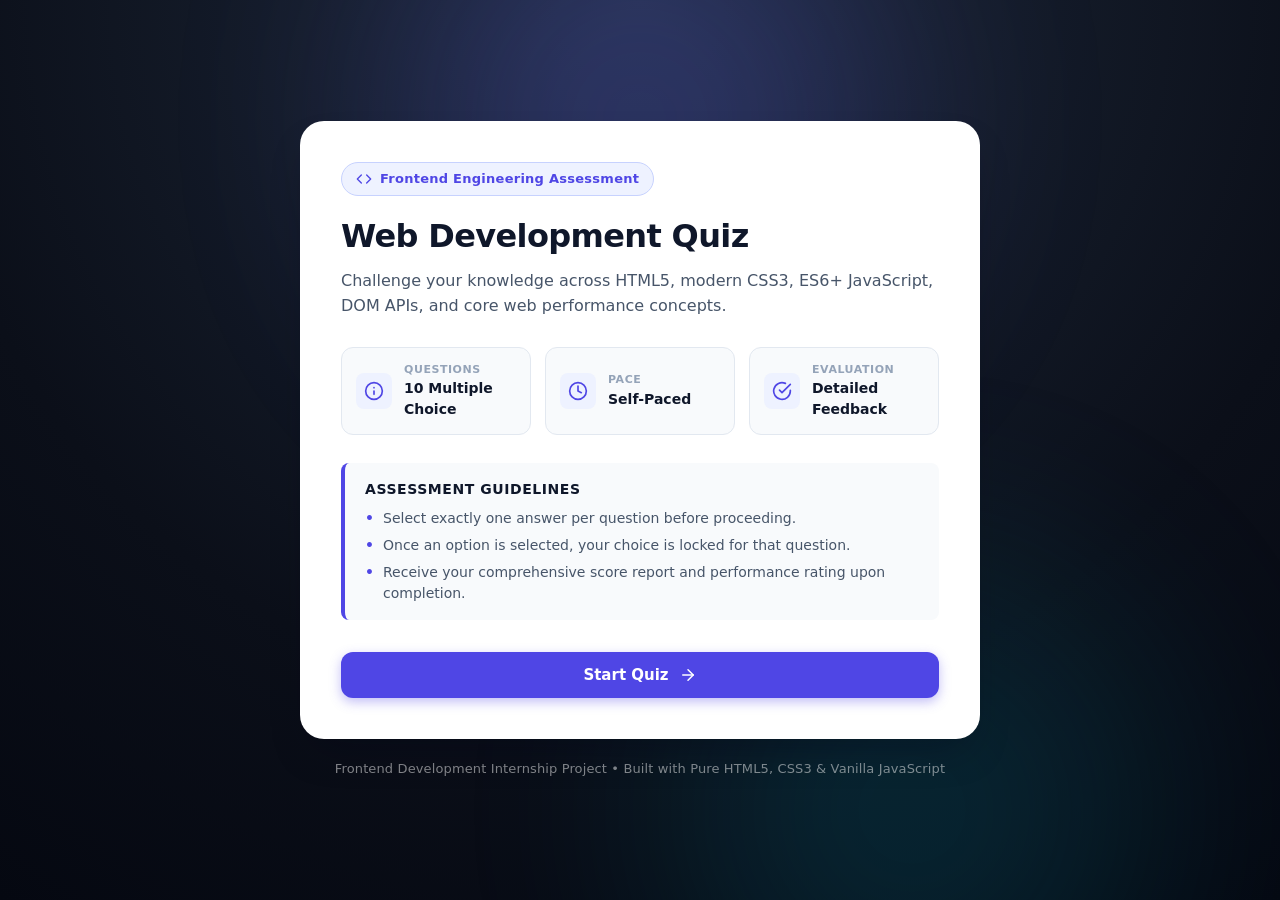
<file: quiz-app/index.html>
<!DOCTYPE html>
<html lang="en">
<head>
  <meta charset="UTF-8">
  <meta name="viewport" content="width=device-width, initial-scale=1.0">
  <title>DevQuiz - Modern Frontend Quiz App</title>
  <meta name="description" content="A responsive, accessible, pure vanilla HTML5, CSS3, and JavaScript quiz application with interactive feedback, progress tracking, and performance analytics.">
  <meta property="og:title" content="DevQuiz - Modern Frontend Quiz App">
  <meta property="og:description" content="Test your frontend engineering knowledge with 10 interactive multiple-choice questions.">
  <meta property="og:type" content="website">
  <meta name="twitter:card" content="summary_large_image">
  <link rel="stylesheet" href="./style.css">
</head>
<body>
  <!-- Background ambient decorative circles -->
  <div class="ambient-glow glow-top" aria-hidden="true"></div>
  <div class="ambient-glow glow-bottom" aria-hidden="true"></div>

  <main class="quiz-wrapper">
    <div class="quiz-card" id="quiz-card">
      
      <!-- ================= 1. START / WELCOME SCREEN ================= -->
      <section id="start-screen" class="screen-view active" aria-labelledby="start-title">
        <div class="brand-badge">
          <svg class="badge-icon" viewBox="0 0 24 24" fill="none" stroke="currentColor" stroke-width="2" stroke-linecap="round" stroke-linejoin="round" aria-hidden="true">
            <polyline points="16 18 22 12 16 6"></polyline>
            <polyline points="8 6 2 12 8 18"></polyline>
          </svg>
          <span>Frontend Engineering Assessment</span>
        </div>

        <h1 id="start-title" class="title-primary">Web Development Quiz</h1>
        <p class="subtitle-text">
          Challenge your knowledge across HTML5, modern CSS3, ES6+ JavaScript, DOM APIs, and core web performance concepts.
        </p>

        <div class="quiz-info-grid">
          <div class="info-item">
            <div class="info-icon" aria-hidden="true">
              <svg viewBox="0 0 24 24" fill="none" stroke="currentColor" stroke-width="2" stroke-linecap="round" stroke-linejoin="round">
                <circle cx="12" cy="12" r="10"></circle>
                <line x1="12" y1="16" x2="12" y2="12"></line>
                <line x1="12" y1="8" x2="12.01" y2="8"></line>
              </svg>
            </div>
            <div class="info-content">
              <span class="info-label">Questions</span>
              <strong class="info-val">10 Multiple Choice</strong>
            </div>
          </div>

          <div class="info-item">
            <div class="info-icon" aria-hidden="true">
              <svg viewBox="0 0 24 24" fill="none" stroke="currentColor" stroke-width="2" stroke-linecap="round" stroke-linejoin="round">
                <circle cx="12" cy="12" r="10"></circle>
                <polyline points="12 6 12 12 16 14"></polyline>
              </svg>
            </div>
            <div class="info-content">
              <span class="info-label">Pace</span>
              <strong class="info-val">Self-Paced</strong>
            </div>
          </div>

          <div class="info-item">
            <div class="info-icon" aria-hidden="true">
              <svg viewBox="0 0 24 24" fill="none" stroke="currentColor" stroke-width="2" stroke-linecap="round" stroke-linejoin="round">
                <path d="M22 11.08V12a10 10 0 1 1-5.93-9.14"></path>
                <polyline points="22 4 12 14.01 9 11.01"></polyline>
              </svg>
            </div>
            <div class="info-content">
              <span class="info-label">Evaluation</span>
              <strong class="info-val">Detailed Feedback</strong>
            </div>
          </div>
        </div>

        <div class="rules-card">
          <h2 class="rules-heading">Assessment Guidelines</h2>
          <ul class="rules-list">
            <li>Select exactly one answer per question before proceeding.</li>
            <li>Once an option is selected, your choice is locked for that question.</li>
            <li>Receive your comprehensive score report and performance rating upon completion.</li>
          </ul>
        </div>

        <button type="button" id="start-btn" class="btn btn-primary btn-block">
          <span>Start Quiz</span>
          <svg class="btn-arrow" viewBox="0 0 24 24" fill="none" stroke="currentColor" stroke-width="2" stroke-linecap="round" stroke-linejoin="round" aria-hidden="true">
            <line x1="5" y1="12" x2="19" y2="12"></line>
            <polyline points="12 5 19 12 12 19"></polyline>
          </svg>
        </button>
      </section>

      <!-- ================= 2. ACTIVE QUIZ SCREEN ================= -->
      <section id="quiz-screen" class="screen-view" aria-labelledby="question-text" hidden>
        <!-- Header: Category & Counter -->
        <header class="quiz-header">
          <span id="question-category" class="category-pill">Topic</span>
          <span id="question-counter" class="counter-text" aria-live="polite">Question 1 of 10</span>
        </header>

        <!-- Visual Progress Bar -->
        <div class="progress-track" role="progressbar" id="progress-bar-track" aria-valuemin="0" aria-valuemax="100" aria-valuenow="10" aria-label="Quiz progress">
          <div id="progress-bar" class="progress-fill"></div>
        </div>

        <!-- Question Body -->
        <div class="question-container">
          <h2 id="question-text" class="question-title">Loading question...</h2>

          <!-- Four Answer Options -->
          <div id="options-container" class="options-grid" role="group" aria-label="Answer options">
            <!-- Dynamically populated via script.js -->
          </div>
        </div>

        <!-- Validation Message -->
        <div id="validation-message" class="validation-banner" role="alert" aria-live="assertive" hidden>
          <svg class="alert-icon" viewBox="0 0 24 24" fill="none" stroke="currentColor" stroke-width="2" stroke-linecap="round" stroke-linejoin="round" aria-hidden="true">
            <circle cx="12" cy="12" r="10"></circle>
            <line x1="12" y1="8" x2="12" y2="12"></line>
            <line x1="12" y1="16" x2="12.01" y2="16"></line>
          </svg>
          <span id="validation-text">Please select an answer before continuing.</span>
        </div>

        <!-- Action Footer -->
        <footer class="quiz-footer">
          <div class="helper-hint">
            <span class="hint-dot" aria-hidden="true"></span>
            <span>Tap an option to select your answer</span>
          </div>
          <button type="button" id="next-btn" class="btn btn-primary">
            <span id="next-btn-text">Next Question</span>
            <svg class="btn-arrow" viewBox="0 0 24 24" fill="none" stroke="currentColor" stroke-width="2" stroke-linecap="round" stroke-linejoin="round" aria-hidden="true">
              <line x1="5" y1="12" x2="19" y2="12"></line>
              <polyline points="12 5 19 12 12 19"></polyline>
            </svg>
          </button>
        </footer>
      </section>

      <!-- ================= 3. RESULT SCREEN ================= -->
      <section id="result-screen" class="screen-view" aria-labelledby="result-title" hidden>
        <div class="result-header">
          <div class="result-icon-wrapper" aria-hidden="true">
            <svg viewBox="0 0 24 24" fill="none" stroke="currentColor" stroke-width="2" stroke-linecap="round" stroke-linejoin="round">
              <path d="M6 9H4.5a2.5 2.5 0 0 1 0-5H6"></path>
              <path d="M18 9h1.5a2.5 2.5 0 0 0 0-5H18"></path>
              <path d="M4 22h16"></path>
              <path d="M10 14.66V17c0 .55-.47.98-.97 1.21C7.85 18.75 7 20.24 7 22"></path>
              <path d="M14 14.66V17c0 .55.47.98.97 1.21C16.15 18.75 17 20.24 17 22"></path>
              <path d="M18 2H6v7a6 6 0 0 0 12 0V2Z"></path>
            </svg>
          </div>
          <h2 id="result-title" class="title-primary">Quiz Completed!</h2>
          <p class="subtitle-text">Here is your assessment summary and score evaluation.</p>
        </div>

        <!-- Big Score Hero Display -->
        <div class="score-display-card">
          <div class="score-circle">
            <span id="final-score-fraction" class="score-number">0 / 10</span>
            <span class="score-label">Final Score</span>
          </div>
          <p id="score-summary" class="score-sentence">You answered 0 out of 10 questions correctly.</p>
          <div id="performance-badge" class="performance-pill">Great job</div>
          <p id="performance-text" class="performance-description">Outstanding mastery of frontend fundamentals.</p>
        </div>

        <!-- Detailed Breakdown Grid -->
        <div class="metrics-grid">
          <div class="metric-card">
            <span class="metric-title">Total Questions</span>
            <strong id="stat-total" class="metric-value">10</strong>
          </div>
          <div class="metric-card metric-success">
            <span class="metric-title">Correct Answers</span>
            <strong id="stat-correct" class="metric-value">0</strong>
          </div>
          <div class="metric-card metric-error">
            <span class="metric-title">Incorrect</span>
            <strong id="stat-incorrect" class="metric-value">0</strong>
          </div>
          <div class="metric-card metric-accent">
            <span class="metric-title">Accuracy Rate</span>
            <strong id="stat-accuracy" class="metric-value">0%</strong>
          </div>
        </div>

        <button type="button" id="restart-btn" class="btn btn-primary btn-block">
          <svg class="btn-icon" viewBox="0 0 24 24" fill="none" stroke="currentColor" stroke-width="2" stroke-linecap="round" stroke-linejoin="round" aria-hidden="true">
            <path d="M3 12a9 9 0 1 0 9-9 9.75 9.75 0 0 0-6.74 2.74L3 8"></path>
            <path d="M3 3v5h5"></path>
          </svg>
          <span>Restart Quiz</span>
        </button>
      </section>

    </div>

    <!-- Semantic App Footer -->
    <footer class="app-footer">
      <p>Frontend Development Internship Project &bull; Built with Pure HTML5, CSS3 &amp; Vanilla JavaScript</p>
    </footer>
  </main>

  <script src="./script.js"></script>
</body>
</html>
</file>
<file: quiz-app/style.css>
/* ==========================================================================
   DevQuiz - Professional Modern Quiz Application Stylesheet
   Built with pure CSS3 - No frameworks, zero dependencies
   ========================================================================== */

/* -----------------------------
   1. CSS Custom Properties
   ----------------------------- */
:root {
  /* Color Palette - Modern Dark Slate Background with Clean Light Surface */
  --bg-page-start: #0b0f19;
  --bg-page-end: #172033;
  --card-bg: #ffffff;
  --card-border: #e2e8f0;
  --card-subtle-bg: #f8fafc;

  /* Typography Colors */
  --text-main: #0f172a;
  --text-muted: #475569;
  --text-light: #94a3b8;
  --text-inverse: #ffffff;

  /* Primary Brand Accent (Indigo/Violet) */
  --primary: #4f46e5;
  --primary-hover: #4338ca;
  --primary-active: #3730a3;
  --primary-light: #eef2ff;
  --primary-border: #c7d2fe;
  --primary-ring: rgba(79, 70, 229, 0.3);

  /* Status Colors */
  --success: #059669;
  --success-light: #ecfdf5;
  --success-border: #a7f3d0;

  --warning: #d97706;
  --warning-light: #fffbeb;
  --warning-border: #fde68a;

  --error: #dc2626;
  --error-light: #fef2f2;
  --error-border: #fecaca;

  /* Shape & Radii */
  --radius-xs: 6px;
  --radius-sm: 8px;
  --radius-md: 12px;
  --radius-lg: 18px;
  --radius-xl: 24px;
  --radius-full: 9999px;

  /* Box Shadows */
  --shadow-sm: 0 1px 2px 0 rgba(0, 0, 0, 0.05);
  --shadow-md: 0 4px 6px -1px rgba(0, 0, 0, 0.08), 0 2px 4px -2px rgba(0, 0, 0, 0.06);
  --shadow-lg: 0 10px 15px -3px rgba(0, 0, 0, 0.1), 0 4px 6px -4px rgba(0, 0, 0, 0.08);
  --shadow-xl: 0 25px 50px -12px rgba(0, 0, 0, 0.35);
  --shadow-card: 0 20px 40px -15px rgba(2, 6, 23, 0.4);

  /* Motion & Transitions */
  --transition-fast: 150ms cubic-bezier(0.4, 0, 0.2, 1);
  --transition-normal: 250ms cubic-bezier(0.4, 0, 0.2, 1);
  --transition-slow: 400ms cubic-bezier(0.4, 0, 0.2, 1);

  /* Typography Stack */
  --font-sans: system-ui, -apple-system, BlinkMacSystemFont, "Segoe UI", Roboto, "Helvetica Neue", Arial, sans-serif;
  --font-mono: ui-monospace, SFMono-Regular, Menlo, Monaco, Consolas, monospace;
}

/* -----------------------------
   2. Modern Reset & Base Rules
   ----------------------------- */
*,
*::before,
*::after {
  box-sizing: border-box;
  margin: 0;
  padding: 0;
}

html {
  font-size: 16px;
  -webkit-text-size-adjust: 100%;
  scroll-behavior: smooth;
}

body {
  font-family: var(--font-sans);
  background: radial-gradient(circle at 50% 0%, #1e293b 0%, var(--bg-page-start) 65%, #050811 100%);
  color: var(--text-main);
  min-height: 100vh;
  min-height: 100dvh;
  display: flex;
  flex-direction: column;
  align-items: center;
  justify-content: center;
  position: relative;
  overflow-x: hidden;
  padding: 1.25rem 1rem;
  line-height: 1.5;
}

/* Decorative Ambient Glow */
.ambient-glow {
  position: fixed;
  width: 480px;
  height: 480px;
  border-radius: 50%;
  filter: blur(120px);
  pointer-events: none;
  z-index: 0;
  opacity: 0.25;
}

.glow-top {
  top: -120px;
  left: 50%;
  transform: translateX(-50%);
  background: #6366f1;
}

.glow-bottom {
  bottom: -150px;
  right: 10%;
  background: #06b6d4;
  opacity: 0.15;
}

/* -----------------------------
   3. Layout Structure
   ----------------------------- */
.quiz-wrapper {
  position: relative;
  z-index: 1;
  width: 100%;
  max-width: 680px;
  margin: 0 auto;
  display: flex;
  flex-direction: column;
  gap: 1.25rem;
}

.quiz-card {
  background-color: var(--card-bg);
  border: 1px solid rgba(255, 255, 255, 0.12);
  border-radius: var(--radius-xl);
  box-shadow: var(--shadow-card);
  padding: clamp(1.5rem, 4.5vw, 2.5rem);
  backdrop-filter: blur(16px);
  transition: min-height var(--transition-normal);
}

/* App Footer */
.app-footer {
  text-align: center;
  font-size: 0.8125rem;
  color: rgba(255, 255, 255, 0.5);
  letter-spacing: 0.01em;
}

/* Screen Switching */
.screen-view {
  display: none;
  opacity: 0;
}

.screen-view.active {
  display: block;
  opacity: 1;
  animation: fadeInView var(--transition-normal) forwards;
}

@keyframes fadeInView {
  from {
    opacity: 0;
    transform: translateY(8px);
  }
  to {
    opacity: 1;
    transform: translateY(0);
  }
}

/* -----------------------------
   4. Typography & Badges
   ----------------------------- */
.brand-badge {
  display: inline-flex;
  align-items: center;
  gap: 0.5rem;
  background-color: var(--primary-light);
  color: var(--primary);
  border: 1px solid var(--primary-border);
  padding: 0.375rem 0.875rem;
  border-radius: var(--radius-full);
  font-size: 0.8125rem;
  font-weight: 600;
  letter-spacing: 0.02em;
  margin-bottom: 1.25rem;
}

.badge-icon {
  width: 1rem;
  height: 1rem;
}

.title-primary {
  font-size: clamp(1.625rem, 3.5vw, 2rem);
  font-weight: 800;
  color: var(--text-main);
  line-height: 1.25;
  letter-spacing: -0.02em;
  margin-bottom: 0.75rem;
}

.subtitle-text {
  font-size: 1rem;
  color: var(--text-muted);
  line-height: 1.6;
  margin-bottom: 1.75rem;
}

/* -----------------------------
   5. Start Screen Elements
   ----------------------------- */
.quiz-info-grid {
  display: grid;
  grid-template-columns: repeat(3, 1fr);
  gap: 0.875rem;
  margin-bottom: 1.75rem;
}

.info-item {
  display: flex;
  align-items: center;
  gap: 0.75rem;
  background-color: var(--card-subtle-bg);
  border: 1px solid var(--card-border);
  border-radius: var(--radius-md);
  padding: 0.875rem;
  transition: transform var(--transition-fast), border-color var(--transition-fast);
}

.info-item:hover {
  border-color: #cbd5e1;
  transform: translateY(-2px);
}

.info-icon {
  display: flex;
  align-items: center;
  justify-content: center;
  width: 2.25rem;
  height: 2.25rem;
  border-radius: var(--radius-sm);
  background-color: var(--primary-light);
  color: var(--primary);
  flex-shrink: 0;
}

.info-icon svg {
  width: 1.25rem;
  height: 1.25rem;
}

.info-content {
  display: flex;
  flex-direction: column;
}

.info-label {
  font-size: 0.6875rem;
  text-transform: uppercase;
  letter-spacing: 0.05em;
  color: var(--text-light);
  font-weight: 600;
}

.info-val {
  font-size: 0.875rem;
  font-weight: 700;
  color: var(--text-main);
}

.rules-card {
  background-color: var(--card-subtle-bg);
  border-left: 4px solid var(--primary);
  border-radius: var(--radius-sm);
  padding: 1rem 1.25rem;
  margin-bottom: 2rem;
}

.rules-heading {
  font-size: 0.875rem;
  font-weight: 700;
  color: var(--text-main);
  margin-bottom: 0.5rem;
  text-transform: uppercase;
  letter-spacing: 0.04em;
}

.rules-list {
  list-style: none;
  display: flex;
  flex-direction: column;
  gap: 0.375rem;
}

.rules-list li {
  font-size: 0.875rem;
  color: var(--text-muted);
  position: relative;
  padding-left: 1.125rem;
}

.rules-list li::before {
  content: "•";
  position: absolute;
  left: 0;
  color: var(--primary);
  font-weight: bold;
}

/* -----------------------------
   6. Active Quiz Screen
   ----------------------------- */
.quiz-header {
  display: flex;
  align-items: center;
  justify-content: space-between;
  margin-bottom: 1rem;
}

.category-pill {
  font-size: 0.75rem;
  font-weight: 700;
  text-transform: uppercase;
  letter-spacing: 0.05em;
  background-color: #f1f5f9;
  color: #334155;
  padding: 0.25rem 0.75rem;
  border-radius: var(--radius-full);
  border: 1px solid #e2e8f0;
}

.counter-text {
  font-size: 0.875rem;
  font-weight: 700;
  color: var(--primary);
}

/* Progress Bar */
.progress-track {
  width: 100%;
  height: 8px;
  background-color: #f1f5f9;
  border-radius: var(--radius-full);
  overflow: hidden;
  margin-bottom: 1.75rem;
  position: relative;
}

.progress-fill {
  height: 100%;
  width: 10%;
  background: linear-gradient(90deg, #4f46e5 0%, #06b6d4 100%);
  border-radius: var(--radius-full);
  transition: width var(--transition-slow);
}

/* Question Content */
.question-container {
  margin-bottom: 1.5rem;
}

.question-title {
  font-size: clamp(1.125rem, 2.5vw, 1.375rem);
  font-weight: 700;
  color: var(--text-main);
  line-height: 1.4;
  margin-bottom: 1.5rem;
  min-height: 3rem;
  animation: fadeInQuestion 200ms ease;
}

@keyframes fadeInQuestion {
  from {
    opacity: 0.4;
    transform: translateY(4px);
  }
  to {
    opacity: 1;
    transform: translateY(0);
  }
}

/* Options Grid */
.options-grid {
  display: flex;
  flex-direction: column;
  gap: 0.75rem;
}

/* Option Button Item */
.option-btn {
  display: flex;
  align-items: center;
  width: 100%;
  min-height: 52px;
  padding: 0.875rem 1.125rem;
  background-color: var(--card-bg);
  border: 1.5px solid var(--card-border);
  border-radius: var(--radius-md);
  font-family: inherit;
  font-size: 0.9375rem;
  font-weight: 500;
  color: var(--text-main);
  text-align: left;
  cursor: pointer;
  outline: none;
  transition: all var(--transition-fast);
  position: relative;
  user-select: none;
}

.option-btn:hover:not(:disabled) {
  border-color: #94a3b8;
  background-color: #f8fafc;
  transform: translateY(-1px);
  box-shadow: var(--shadow-sm);
}

.option-btn:focus-visible {
  border-color: var(--primary);
  box-shadow: 0 0 0 3px var(--primary-ring);
}

/* Option Letter Badge */
.option-badge {
  display: flex;
  align-items: center;
  justify-content: center;
  width: 1.875rem;
  height: 1.875rem;
  background-color: #f1f5f9;
  border-radius: var(--radius-sm);
  color: #475569;
  font-size: 0.8125rem;
  font-weight: 700;
  margin-right: 0.875rem;
  flex-shrink: 0;
  transition: all var(--transition-fast);
}

.option-label {
  flex: 1;
  word-break: break-word;
}

/* Radio Indicator Checkbox Icon */
.option-indicator {
  display: flex;
  align-items: center;
  justify-content: center;
  width: 1.25rem;
  height: 1.25rem;
  border-radius: 50%;
  border: 1.5px solid #cbd5e1;
  margin-left: 0.75rem;
  flex-shrink: 0;
  transition: all var(--transition-fast);
}

.option-indicator::after {
  content: "";
  width: 6px;
  height: 6px;
  border-radius: 50%;
  background-color: transparent;
  transition: background-color var(--transition-fast);
}

/* Selected State */
.option-btn.selected {
  border-color: var(--primary);
  background-color: var(--primary-light);
  color: var(--primary-active);
  font-weight: 600;
  box-shadow: 0 0 0 1px var(--primary);
}

.option-btn.selected .option-badge {
  background-color: var(--primary);
  color: var(--text-inverse);
}

.option-btn.selected .option-indicator {
  border-color: var(--primary);
  background-color: var(--primary);
}

.option-btn.selected .option-indicator::after {
  background-color: var(--text-inverse);
}

/* Locked / Disabled Options State */
.option-btn:disabled {
  cursor: default;
}

.option-btn:disabled:not(.selected) {
  opacity: 0.65;
  background-color: #f8fafc;
}

/* Validation Message Banner */
.validation-banner {
  display: flex;
  align-items: center;
  gap: 0.625rem;
  background-color: var(--warning-light);
  border: 1px solid var(--warning-border);
  color: #92400e;
  padding: 0.75rem 1rem;
  border-radius: var(--radius-sm);
  font-size: 0.875rem;
  font-weight: 500;
  margin-bottom: 1.25rem;
  animation: shakeAlert 0.35s ease;
}

.alert-icon {
  width: 1.125rem;
  height: 1.125rem;
  flex-shrink: 0;
  stroke: var(--warning);
}

@keyframes shakeAlert {
  0%, 100% { transform: translateX(0); }
  20%, 60% { transform: translateX(-4px); }
  40%, 80% { transform: translateX(4px); }
}

/* Quiz Footer & Action Bar */
.quiz-footer {
  display: flex;
  align-items: center;
  justify-content: space-between;
  border-top: 1px solid var(--card-border);
  padding-top: 1.25rem;
  gap: 1rem;
  flex-wrap: wrap;
}

.helper-hint {
  display: flex;
  align-items: center;
  gap: 0.5rem;
  font-size: 0.8125rem;
  color: var(--text-light);
}

.hint-dot {
  width: 6px;
  height: 6px;
  border-radius: 50%;
  background-color: var(--primary);
}

/* -----------------------------
   7. Buttons
   ----------------------------- */
.btn {
  display: inline-flex;
  align-items: center;
  justify-content: center;
  gap: 0.625rem;
  padding: 0.875rem 1.625rem;
  font-family: inherit;
  font-size: 0.9375rem;
  font-weight: 600;
  border-radius: var(--radius-md);
  border: none;
  cursor: pointer;
  outline: none;
  text-decoration: none;
  transition: all var(--transition-fast);
  white-space: nowrap;
}

.btn-primary {
  background-color: var(--primary);
  color: var(--text-inverse);
  box-shadow: 0 4px 12px rgba(79, 70, 229, 0.35);
}

.btn-primary:hover {
  background-color: var(--primary-hover);
  transform: translateY(-1px);
  box-shadow: 0 6px 16px rgba(79, 70, 229, 0.4);
}

.btn-primary:active {
  background-color: var(--primary-active);
  transform: translateY(0);
}

.btn-primary:focus-visible {
  box-shadow: 0 0 0 3px var(--primary-ring);
}

.btn-block {
  width: 100%;
}

.btn-arrow,
.btn-icon {
  width: 1.125rem;
  height: 1.125rem;
  transition: transform var(--transition-fast);
}

.btn-primary:hover .btn-arrow {
  transform: translateX(3px);
}

/* -----------------------------
   8. Result Screen
   ----------------------------- */
.result-header {
  text-align: center;
  margin-bottom: 2rem;
}

.result-icon-wrapper {
  display: inline-flex;
  align-items: center;
  justify-content: center;
  width: 4.5rem;
  height: 4.5rem;
  background: linear-gradient(135deg, #eef2ff 0%, #e0e7ff 100%);
  border: 1px solid var(--primary-border);
  border-radius: 50%;
  color: var(--primary);
  margin-bottom: 1.25rem;
  box-shadow: 0 8px 16px rgba(79, 70, 229, 0.15);
}

.result-icon-wrapper svg {
  width: 2.25rem;
  height: 2.25rem;
}

/* Score Display Card */
.score-display-card {
  text-align: center;
  background: linear-gradient(180deg, #f8fafc 0%, #ffffff 100%);
  border: 1px solid var(--card-border);
  border-radius: var(--radius-lg);
  padding: 2rem 1.5rem;
  margin-bottom: 1.75rem;
  position: relative;
  overflow: hidden;
}

.score-circle {
  display: inline-flex;
  flex-direction: column;
  align-items: center;
  justify-content: center;
  width: 130px;
  height: 130px;
  border-radius: 50%;
  background: #ffffff;
  border: 4px solid var(--primary);
  box-shadow: 0 10px 25px -5px rgba(79, 70, 229, 0.25);
  margin-bottom: 1.25rem;
}

.score-number {
  font-size: 1.875rem;
  font-weight: 800;
  color: var(--text-main);
  letter-spacing: -0.03em;
  line-height: 1;
  margin-bottom: 0.25rem;
}

.score-label {
  font-size: 0.6875rem;
  font-weight: 700;
  text-transform: uppercase;
  letter-spacing: 0.05em;
  color: var(--text-light);
}

.score-sentence {
  font-size: 1.0625rem;
  font-weight: 600;
  color: var(--text-main);
  margin-bottom: 0.75rem;
}

.performance-pill {
  display: inline-block;
  padding: 0.375rem 1.125rem;
  border-radius: var(--radius-full);
  font-size: 0.875rem;
  font-weight: 700;
  letter-spacing: 0.02em;
  margin-bottom: 0.625rem;
  background-color: var(--primary-light);
  color: var(--primary);
  border: 1px solid var(--primary-border);
}

.performance-pill.perf-excellent {
  background-color: var(--success-light);
  color: var(--success);
  border-color: var(--success-border);
}

.performance-pill.perf-great {
  background-color: var(--primary-light);
  color: var(--primary);
  border-color: var(--primary-border);
}

.performance-pill.perf-good {
  background-color: var(--warning-light);
  color: var(--warning);
  border-color: var(--warning-border);
}

.performance-pill.perf-practice {
  background-color: var(--error-light);
  color: var(--error);
  border-color: var(--error-border);
}

.performance-description {
  font-size: 0.875rem;
  color: var(--text-muted);
}

/* Metrics Grid */
.metrics-grid {
  display: grid;
  grid-template-columns: repeat(4, 1fr);
  gap: 0.75rem;
  margin-bottom: 2rem;
}

.metric-card {
  display: flex;
  flex-direction: column;
  align-items: center;
  justify-content: center;
  padding: 1rem 0.5rem;
  background-color: var(--card-subtle-bg);
  border: 1px solid var(--card-border);
  border-radius: var(--radius-md);
  text-align: center;
}

.metric-title {
  font-size: 0.6875rem;
  font-weight: 600;
  text-transform: uppercase;
  letter-spacing: 0.04em;
  color: var(--text-light);
  margin-bottom: 0.375rem;
}

.metric-value {
  font-size: 1.25rem;
  font-weight: 800;
  color: var(--text-main);
}

.metric-success .metric-value {
  color: var(--success);
}

.metric-error .metric-value {
  color: var(--error);
}

.metric-accent .metric-value {
  color: var(--primary);
}

/* -----------------------------
   9. Responsive Design
   ----------------------------- */
/* Tablet & Medium Screens */
@media (max-width: 640px) {
  body {
    padding: 0.75rem;
  }

  .quiz-card {
    padding: 1.25rem;
    border-radius: var(--radius-lg);
  }

  .quiz-info-grid {
    grid-template-columns: 1fr;
    gap: 0.625rem;
  }

  .metrics-grid {
    grid-template-columns: repeat(2, 1fr);
  }

  .quiz-footer {
    flex-direction: column-reverse;
    align-items: stretch;
  }

  .quiz-footer .btn {
    width: 100%;
  }

  .helper-hint {
    justify-content: center;
  }
}

/* Small Mobile Screens (320px - 380px, e.g., iPhone SE) */
@media (max-width: 380px) {
  body {
    padding: 0.5rem;
  }

  .quiz-card {
    padding: 1rem;
  }

  .title-primary {
    font-size: 1.5rem;
  }

  .option-btn {
    padding: 0.75rem;
    font-size: 0.875rem;
  }

  .option-badge {
    width: 1.625rem;
    height: 1.625rem;
    margin-right: 0.625rem;
    font-size: 0.75rem;
  }

  .score-circle {
    width: 110px;
    height: 110px;
  }

  .score-number {
    font-size: 1.625rem;
  }

  .metric-card {
    padding: 0.75rem 0.25rem;
  }

  .metric-value {
    font-size: 1.125rem;
  }
}

/* High Contrast / Reduced Motion Support */
@media (prefers-reduced-motion: reduce) {
  *,
  *::before,
  *::after {
    animation-duration: 0.01ms !important;
    animation-iteration-count: 1 !important;
    transition-duration: 0.01ms !important;
    scroll-behavior: auto !important;
  }
}
</file>
